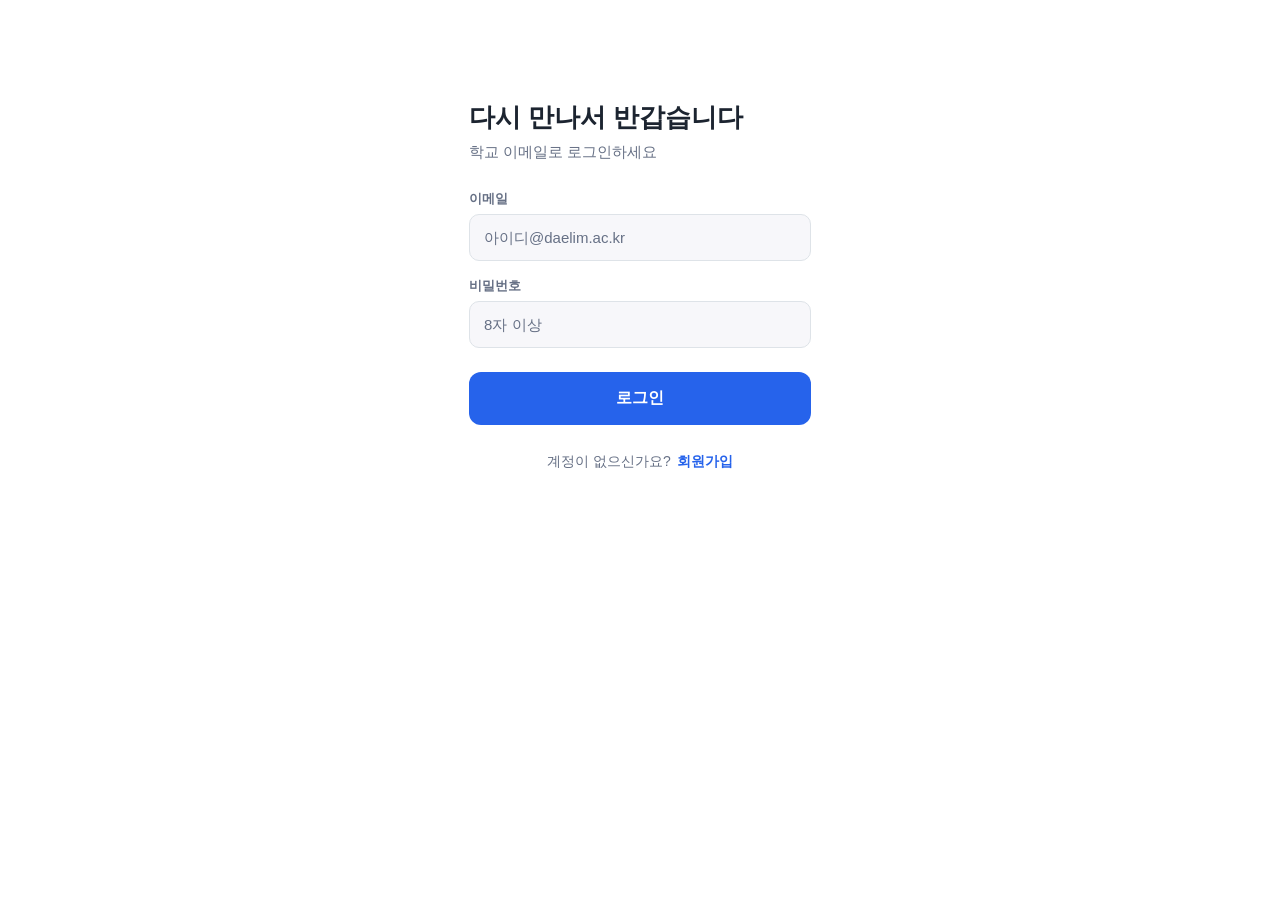
<file: week05/figma/index.html>
<!DOCTYPE html>
<html lang="ko">
<head>
    <meta charset="UTF-8">
    <meta name="viewport" content="width=device-width, initial-scale=1.0">
    <title>로그인 화면</title>
    <style>
        * {
            box-sizing: border-box;
            margin: 0;
            padding: 0;
            font-family: -apple-system, BlinkMacSystemFont, "Segoe UI", Roboto, Helvetica, Arial, sans-serif, "Apple Color Emoji", "Segoe UI Emoji", "Segoe UI Symbol";
        }

        body {
            background-color: #FFFFFF;
            display: flex;
            justify-content: center;
            align-items: center;
            min-height: 100vh;
            color: #1C2430;
        }

        /* Container mimicking the 390x844 design but responsive */
        .login-container {
            width: 100%;
            max-width: 390px;
            height: 100vh;
            max-height: 844px;
            padding: 72px 24px 40px;
            display: flex;
            flex-direction: column;
            gap: 28px;
            background-color: #FFFFFF;
        }

        /* Header Section */
        .header {
            display: flex;
            flex-direction: column;
            gap: 8px;
        }

        .header h1 {
            font-size: 26px;
            font-weight: 700;
            color: #1C2430;
        }

        .header p {
            font-size: 15px;
            font-weight: 400;
            color: #667085;
        }

        /* Form Section */
        .form {
            display: flex;
            flex-direction: column;
            gap: 16px;
        }

        .field-group {
            display: flex;
            flex-direction: column;
            gap: 6px;
        }

        .label {
            font-size: 13px;
            font-weight: 600;
            color: #667085;
        }

        .input-wrapper {
            display: flex;
            padding: 14px;
            background-color: #F7F7FA;
            border: 1px solid #DEE3E8;
            border-radius: 10px;
        }

        .input-wrapper input {
            width: 100%;
            border: none;
            background: transparent;
            outline: none;
            font-size: 15px;
            color: #667085;
        }

        .input-wrapper input::placeholder {
            color: #667085;
        }

        /* Button Section */
        .btn-primary {
            margin-top: 8px;
            padding: 16px 0;
            background-color: #2663EB;
            color: #FFFFFF;
            border: none;
            border-radius: 12px;
            font-size: 16px;
            font-weight: 600;
            cursor: pointer;
            text-align: center;
        }

        /* Footer Section */
        .footer {
            display: flex;
            justify-content: center;
            align-items: center;
            gap: 6px;
            font-size: 14px;
        }

        .footer-text {
            color: #667085;
            font-weight: 400;
        }

        .footer-link {
            color: #2663EB;
            font-weight: 600;
            text-decoration: none;
            cursor: pointer;
        }

        /* Mobile adjustments for height */
        @media (max-height: 844px) {
            .login-container {
                height: auto;
                min-height: 100vh;
            }
        }
    </style>
</head>
<body>
    <div class="login-container">
        <header class="header">
            <h1>다시 만나서 반갑습니다</h1>
            <p>학교 이메일로 로그인하세요</p>
        </header>

        <form class="form" onsubmit="return false;">
            <div class="field-group">
                <label class="label">이메일</label>
                <div class="input-wrapper">
                    <input type="email" placeholder="아이디@daelim.ac.kr">
                </div>
            </div>

            <div class="field-group">
                <label class="label">비밀번호</label>
                <div class="input-wrapper">
                    <input type="password" placeholder="8자 이상">
                </div>
            </div>

            <button type="submit" class="btn-primary">로그인</button>
        </form>

        <footer class="footer">
            <span class="footer-text">계정이 없으신가요?</span>
            <a href="#" class="footer-link">회원가입</a>
        </footer>
    </div>
</body>
</html>
</file>
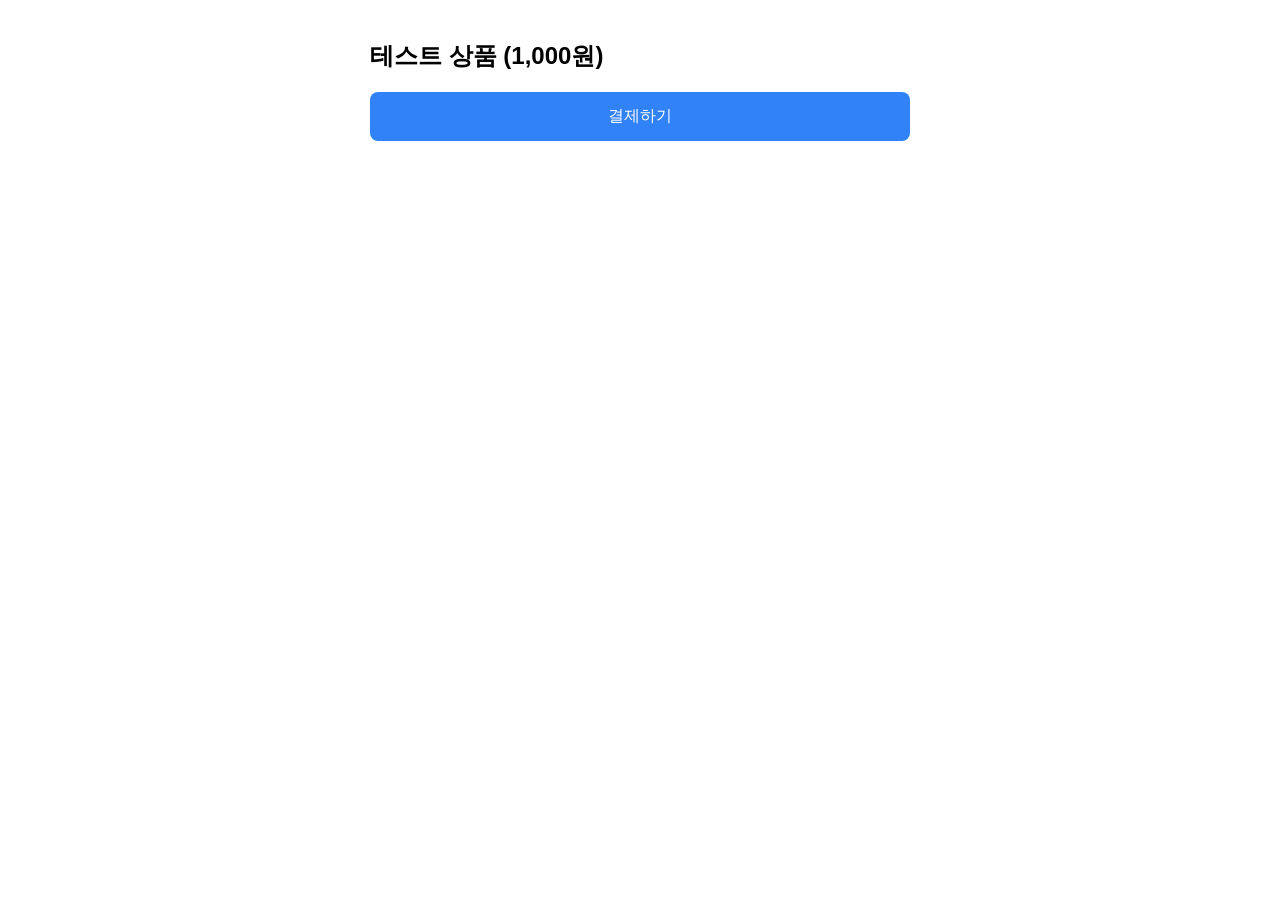
<file: week05/toss/templates/index.html>
<!DOCTYPE html>
<html lang="ko">
<head>
  <meta charset="UTF-8">
  <title>테스트 결제</title>
  <script src="https://js.tosspayments.com/v2/standard"></script>
  <style>
    body { font-family: sans-serif; max-width: 540px; margin: 40px auto; padding: 0 16px; }
    #pay { width: 100%; padding: 14px; font-size: 16px; border: 0; border-radius: 8px;
           background: #3182f6; color: #fff; cursor: pointer; }
  </style>
</head>
<body>
  <h2>테스트 상품 (1,000원)</h2>
  <div id="payment-method"></div>
  <div id="agreement"></div>
  <button id="pay">결제하기</button>

  <script>
    const clientKey = "test_gck_docs_Ovk5rk1EwkEbP0W43n07xlzm";
    const tossPayments = TossPayments(clientKey);
    const widgets = tossPayments.widgets({ customerKey: TossPayments.ANONYMOUS });

    function randomId() {
      return "order-" + Date.now() + "-" + Math.random().toString(36).slice(2, 10);
    }

    async function init() {
      await widgets.setAmount({ currency: "KRW", value: 1000 });
      await widgets.renderPaymentMethods({ selector: "#payment-method", variantKey: "DEFAULT" });
      await widgets.renderAgreement({ selector: "#agreement", variantKey: "AGREEMENT" });

      document.getElementById("pay").addEventListener("click", async () => {
        await widgets.requestPayment({
          orderId: randomId(),
          orderName: "테스트 상품",
          successUrl: window.location.origin + "/success",
          failUrl: window.location.origin + "/fail",
        });
      });
    }

    init();
  </script>
</body>
</html>
</file>
